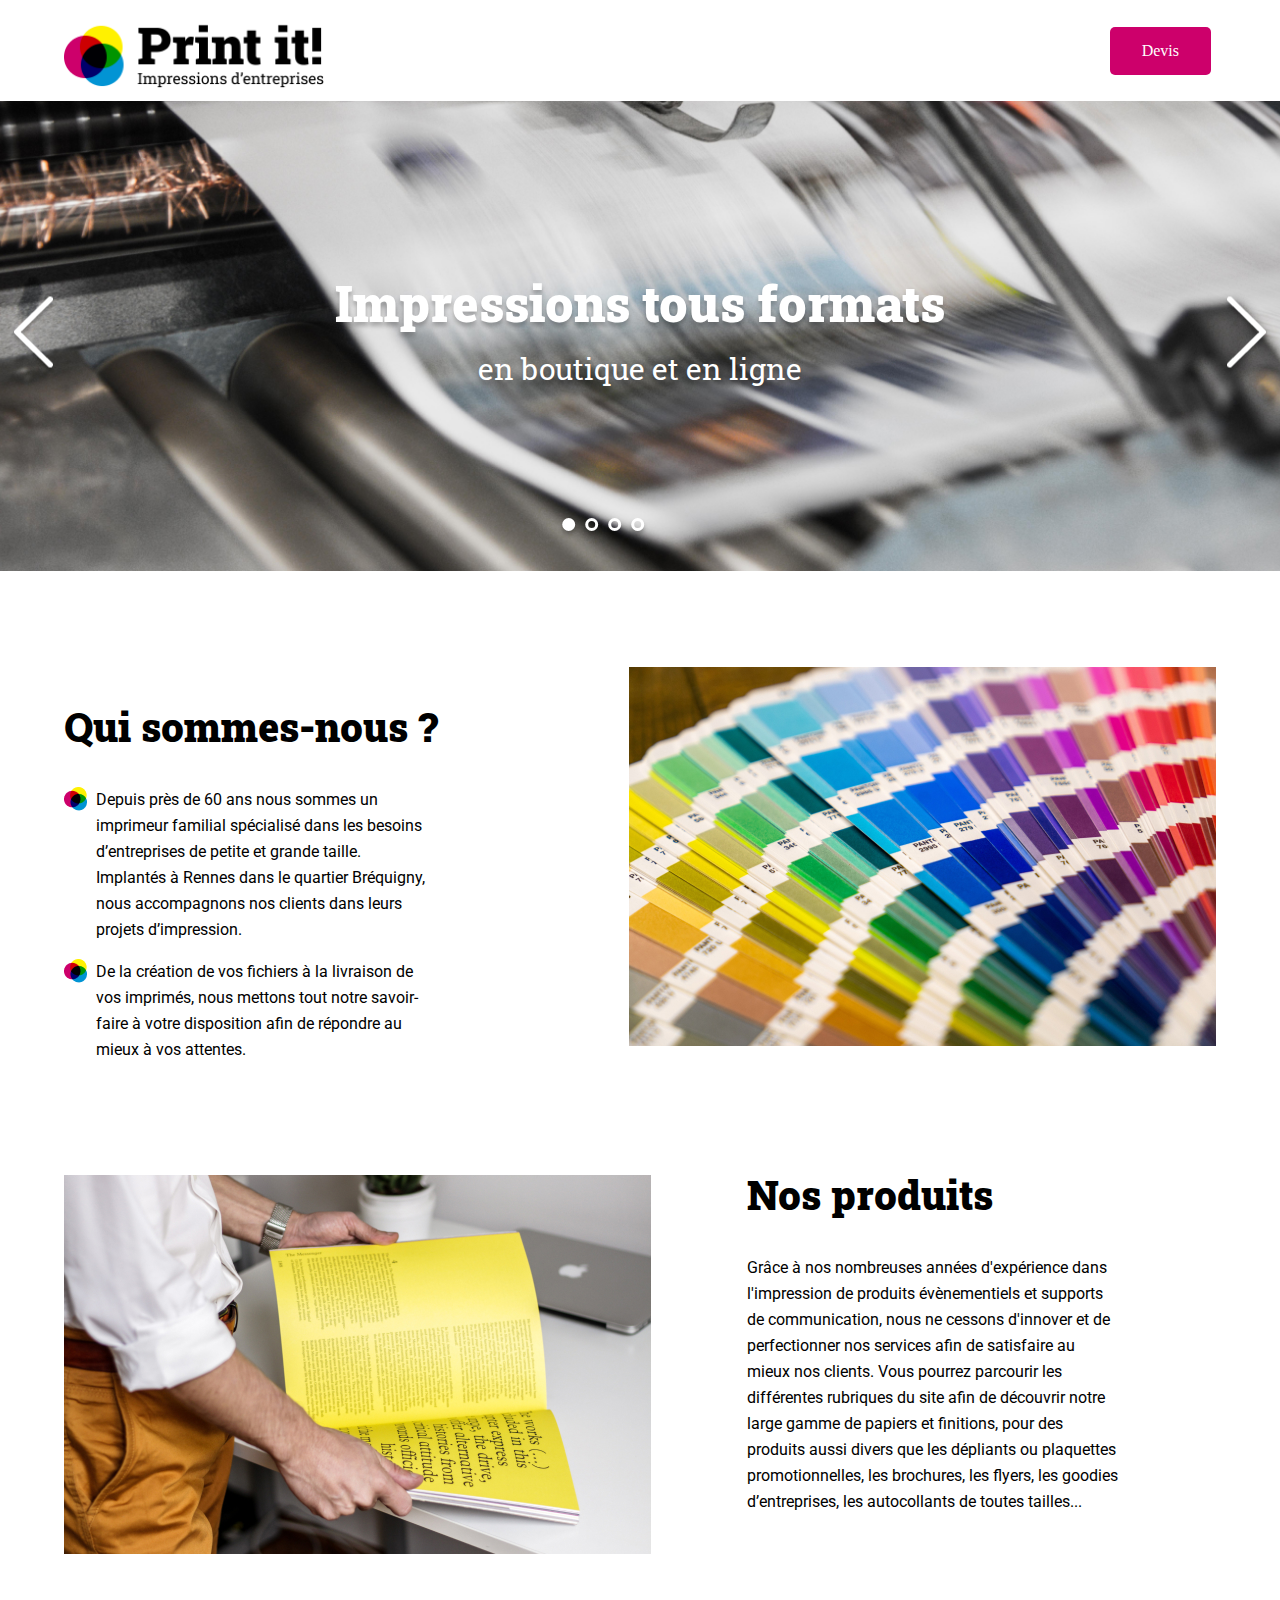
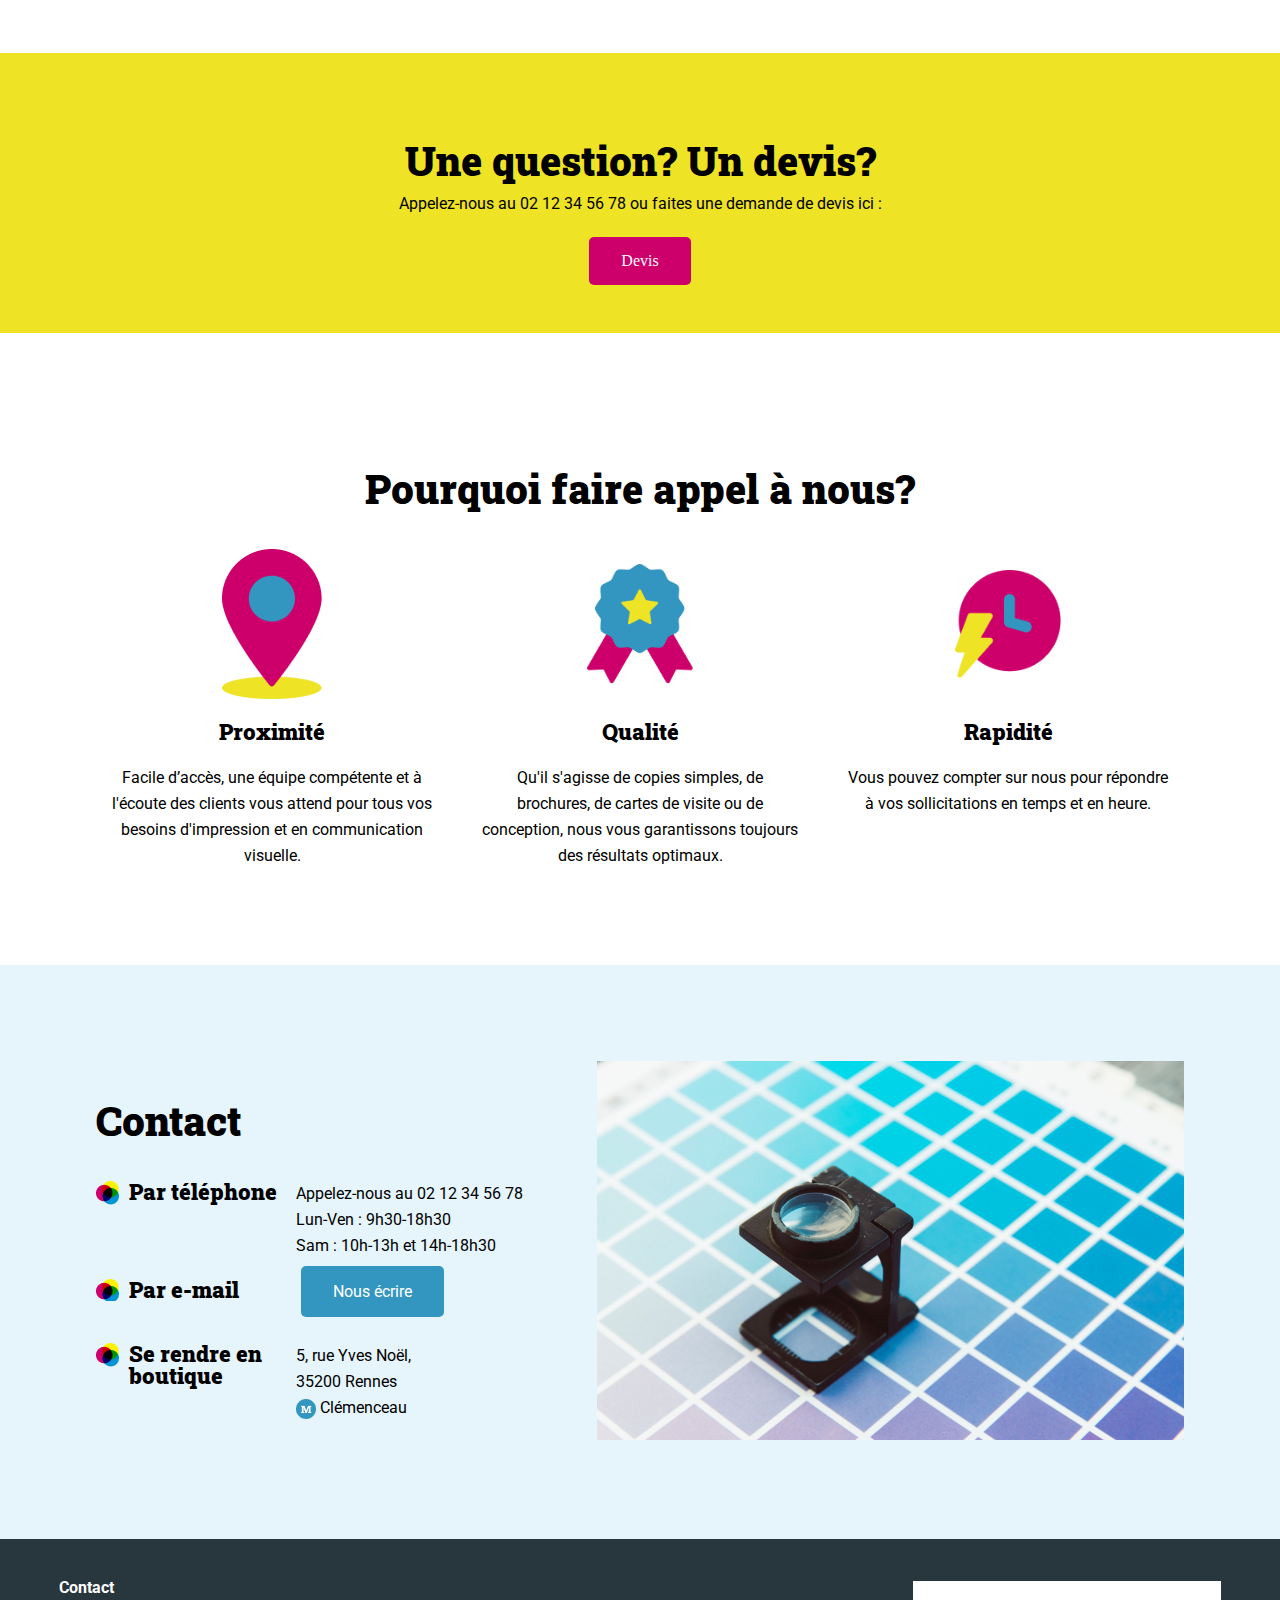
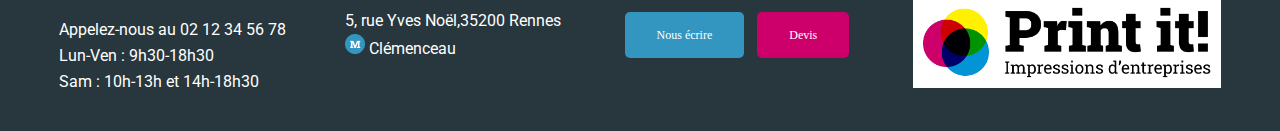
<file: index.html>
<!DOCTYPE html>
<html lang="fr">
<head>
	<meta charset="UTF-8">
	<meta name="viewport" content="width=device-width, initial-scale=1.0">
	<title>Print it ! - Impressions d'entreprise</title>
	<link rel="stylesheet" href="./assets/style.css">
	<link rel="preconnect" href="https://fonts.googleapis.com">
	<link rel="preconnect" href="https://fonts.gstatic.com" crossorigin>
	<link href="https://fonts.googleapis.com/css2?family=Roboto:wght@400;700&family=Roboto+Slab:wght@400;900&display=swap" rel="stylesheet">
</head>
<body>
<header class="container">
	<h1>
		<img class="logo" src="./assets/images/logo.png" alt="Print it ! Impressions d'entreprises" >
	</h1>
	<a class="btn devis" href="mailto:contact@print-it.tld">Devis</a>
</header>
<main>
	<div id="banner">
			<div id="container">
				<div>
					<img id="arrow_left" class="arrow arrow_left" src="assets/images/arrow_left.png" alt="flêche de gauche">
					<img id="arrow_right" class="arrow arrow_right" src="assets/images/arrow_right.png" alt="flêche de droite">
				</div>
				<div class="dots" id="dots">
				</div>
			</div>
	</div>
	<section id="about-us" class="container">
		<div>
			<h2>Qui sommes-nous ?</h2>
			<ul>
				<li>Depuis près de 60 ans nous sommes un imprimeur familial spécialisé dans les besoins d’entreprises de petite et grande taille. Implantés à Rennes dans le quartier Bréquigny, nous accompagnons nos clients dans leurs projets d’impression.</li>
				<li>De la création de vos fichiers à la livraison de vos imprimés, nous mettons tout notre savoir-faire à votre disposition afin de répondre au mieux à vos attentes.</li>
			</ul>
		</div>
		<aside>
			<img src="./assets/images/colors.jpg" alt="palette multicolore">
		</aside>
	</section>
	<section id="products" class="container">
		<div>
			<h2>Nos produits</h2>
			<p>Grâce à nos nombreuses années d'expérience dans l'impression de produits évènementiels et supports de communication, nous ne cessons d'innover et de perfectionner nos services afin de satisfaire au mieux nos clients. Vous pourrez parcourir les différentes rubriques du site afin de découvrir notre large gamme de papiers et finitions, pour des produits aussi divers que les dépliants ou plaquettes promotionnelles, les brochures, les flyers, les goodies d’entreprises, les autocollants de toutes tailles... </p>
		</div>
		<aside>
			<img src="./assets/images/yellow-book.jpg" alt="Imprimeur avec un livre jaune dans les mains">
		</aside>

	</section>
	<section id="question" class="bg-yellow">
		<h2>Une question? Un devis?</h2>
		<p>Appelez-nous au 02 12 34 56 78 ou faites une demande de devis ici :</p>
		<a href="mailto:contact@print-it.tld" class="btn devis">Devis</a>
	</section>
	<section id="why-us" class="container">
		<h2>Pourquoi faire appel à nous?</h2>
		<div>
			<article>
				<img src="./assets/images/proximity-icon.png" alt="Icone Proximité">
				<h3>Proximité</h3>
				<p>Facile d’accès, une équipe compétente et à l'écoute des clients vous attend pour tous vos besoins d'impression et en communication visuelle.</p>
			</article>
			<article>
				<img src="./assets/images/quality-icon.png" alt="Icone Qualité">
				<h3>Qualité</h3>
				<p>Qu'il s'agisse de copies simples, de brochures, de cartes de visite ou de conception, nous vous garantissons toujours des résultats optimaux.</p>
			</article>
			<article>
				<img src="./assets/images/speedy-icon.png" alt="Rapidité Qualité">
				<h3>Rapidité</h3>
				<p>Vous pouvez compter sur nous pour répondre à vos sollicitations en temps et en heure.</p>
			</article>
		</div>
	</section>
	<section id="contact" class="bg-lightblue">
		<div class="container">
			<div>
				<h2>Contact</h2>
				<div>
					<h3>Par téléphone</h3>
					<ul>
						<li>Appelez-nous au 02 12 34 56 78</li>
						<li>Lun-Ven : 9h30-18h30</li>
						<li>Sam : 10h-13h et 14h-18h30</li>
					</ul>
				</div>
				<div>
					<h3>Par e-mail</h3>
					<p>
						<a href="mailto:contact@print-it.tld" class="btn">Nous écrire</a>
					</p>
				</div>
				<div>
					<h3>Se rendre en boutique</h3>
					<p>5, rue Yves Noël,<br>
						35200 Rennes<br>
						<img class="inline-icon" src="./assets/images/metro.png" alt="metro"/> Clémenceau</p>
				</div>
			</div>
			<div>
				<img src="./assets/images/magnifying-glass.jpg" alt="Loupe avec palette bleue">
			</div>

		</div>
	</section>
</main>
<footer>
	<div>
		<p class="footer-contact">Contact</p>
		<ul>
			<li>Appelez-nous au 02 12 34 56 78</li>
			<li>Lun-Ven : 9h30-18h30</li>
			<li>Sam : 10h-13h et 14h-18h30</li>
		</ul>
	</div>
	<div>
		<p>5, rue Yves Noël,35200 Rennes<br>
			<img src="./assets/images/metro.png" alt="metro"/> Clémenceau</p>
	</div>
	<div>
		<a href="mailto:contact@print-it.tld" class="btn">Nous écrire</a>
		<a href="mailto:contact@print-it.tld?subject=Demande&nbsp;de&nbsp;devis" class="btn devis">Devis</a>
	</div>
	<div>
		<img class="footer-logo" src="./assets/images/logo.png" alt="Print it ! Impressions d'entreprises" >
	</div>
</footer>
<script src="./assets/script.js"></script>
</body>
</html>
</file>
<file: assets/style.css>
/* variables declaration */
:root {
	--primary-color: #3396C0;
	--secondary-color: #CD006B;
	--third-color: #EEE325;
}

/* Reset CSS */
* {
	-webkit-box-sizing: border-box;
	-moz-box-sizing: border-box;
	box-sizing: border-box;
}
html, body, div, span, applet, object, iframe,
h1, h2, h3, h4, h5, h6, p, blockquote, pre,
a, abbr, acronym, address, big, cite, code,
del, dfn, em, img, ins, kbd, q, s, samp,
small, strike, strong, sub, sup, tt, var,
b, u, i, center,
dl, dt, dd, ol, ul, li,
fieldset, form, label, legend,
table, caption, tbody, tfoot, thead, tr, th, td,
article, aside, canvas, details, embed,
figure, figcaption, footer, header, hgroup,
menu, nav, output, ruby, section, summary,
time, mark, audio, video {
	margin: 0;
	padding: 0;
	border: 0;
	font: inherit;
	font-size: 100%;
	vertical-align: baseline;
}
/* HTML5 display-role reset for older browsers */
article, aside, details, figcaption, figure,
footer, header, hgroup, menu, nav, section {
	display: block;
}
body {
	line-height: 1;
}
ol, ul {
	list-style: none;
}
blockquote, q {
	quotes: none;
}
blockquote:before, blockquote:after,
q:before, q:after {
	content: none;
}
table {
	border-collapse: collapse;
	border-spacing: 0;
}
body {

}
section {
	margin-block: 6em;
}
h2 {
	font-family: 'Roboto Slab', sans-serif;
	font-size: 40px;
	font-weight: 900;
	margin-block: 1em;
}
h3{
	font-family: 'Roboto Slab', sans-serif;
	font-size: 22px;
	font-weight: 900;
	margin-block: 1em;
}

p, li {
	font-family: Roboto, sans-serif;
	font-size: 16px;
	line-height: 26px;
}
.container {
	max-width: 1440px;
	margin-inline:auto;
	padding-inline: 5%;
}
header {
	display: flex;
	justify-content: space-between;
	align-items: center;
}
.logo{
	width: 260px;
	margin-block: 10px;
}

.btn {
	background-color: var(--primary-color) ;
	padding: 16px 32px;
	margin-inline:5px;
	border-radius: 5px;
	color: white;
	text-decoration: none;
}
.devis {
	background-color: var(--secondary-color);
}

#banner {
	display: flex;
	flex-direction: column;
	align-items: center;
	justify-content: center;
	width: 100%;
	min-height: 470px;
	position: relative;
}
#container .banner-img {
	position: absolute;
	top: 0px;
	left: 0;
	width: 100%;
	height: 100%;
	object-fit: cover;
	object-position: center;
}


/* Code CSS en prévision de l'ajout d'un carousel pour la bannière */
/* Gestion des fleches du carrousel */
#banner .arrow {
	position: absolute;
	z-index: 1;
	transform: translateY(-50%);
}
#banner .arrow_left {
	left: 10px;
}
#banner .arrow_right {
	right: 10px;
}
/* Gestion des points du carrousel */
.dots {
	position: absolute;
	bottom: 40px;
	display: flex;
	z-index: 1;
	transform: translateX(-90%)
}
.dot {
	margin-inline: 5px;
	width: 13px;
	height: 13px;
	background-color: #ffffff00;
	border: 3px solid #fff;
	border-radius: 100%;
	box-shadow: 0 4px 4px rgba(0, 0, 0, 0.25);;
}
.dot_selected {
	background-color: #fff;
}
/* Fin du code CSS pour le carousel */
#banner p {
	position: absolute;
	top: 50%;
    left: 50%;
    transform: translate(-50%, -50%);
	font-family: 'Roboto Slab', sans-serif;
	font-weight: 900;
	font-size: 50px;
	line-height: 66px;
	color: white;
	text-shadow: 0 4px 4px rgba(0, 0, 0, 0.25);
	text-align: center;
	
}
#banner span {
	display: block;
	font-weight: 400;
	font-size: 30px;
	
}
#about-us {
	display: flex;
}
#about-us article, #about-us aside {
	flex:1;
}
#about-us li {
	background: url("./images/tricolor-icon.png") no-repeat left top;
	font-size: 16px;
	line-height: 26px;
	padding-left:2em;
	width: 65%;
	margin-bottom: 1em;

}

#products {
	display: flex;
	align-items: flex-start;
	flex-direction: row-reverse;
}
#products div, #products aside {
	flex:1;
}
#products div {
	padding: 0 6em;
}
#products h2 {
	margin-top: 0;
}
.bg-yellow {
	background-color: var(--third-color);
}
#question {
	display: flex;
	flex-direction: column;
	align-items: center;
	padding-block: 3em;
}
#question h2 {
	margin-bottom: 10px;
}
#question p {
	margin-bottom: 20px;
}

#why-us {
	display: flex;
	flex-direction: column;
	text-align: center;
}
#why-us > div{
	display: flex;
	justify-content: space-evenly;
}
#why-us article {
	max-width: 320px;
	display: flex;
	flex-direction: column;
}
#why-us img {
	width: 33%;
	height: 150px;
	text-align: center;
	margin-inline: auto;
	margin-block: 0;
	object-fit: contain;
}

.bg-lightblue{
	background-color: #E6F4FB;
}
#contact {
	margin-bottom: 0;
}
#contact article, #contact div {
	flex:1;
}


#contact .container {
	flex-direction: row;
	display: flex;
	padding: 6em ;
}

#contact .container > div > div {
	display: flex;
	padding-bottom: 20px;
}

#contact h3 {
	margin-top: 0;
	background: url("./images/tricolor-icon.png") no-repeat left top;
	padding-left:1.5em;
	width: 200px;
}
.inline-icon {
	vertical-align: middle;
}
footer {
	background-color: #28363D;
	color: white;
	display: flex;
	padding-block: 3em;
	justify-content: space-evenly;
	font-size: 12px;
	align-items: center;
}
footer div {

	position: relative;
}
.footer-logo {
	background-color: white;
	max-width: 308px;
	padding: 10px;
}
.footer-contact {
	margin-bottom: 1em;
	font-weight: 700;
	font-size: 16px;

}

@media all and (max-width: 1250px) {
	#contact > article {
		flex: 2;
	}
}
</file>
